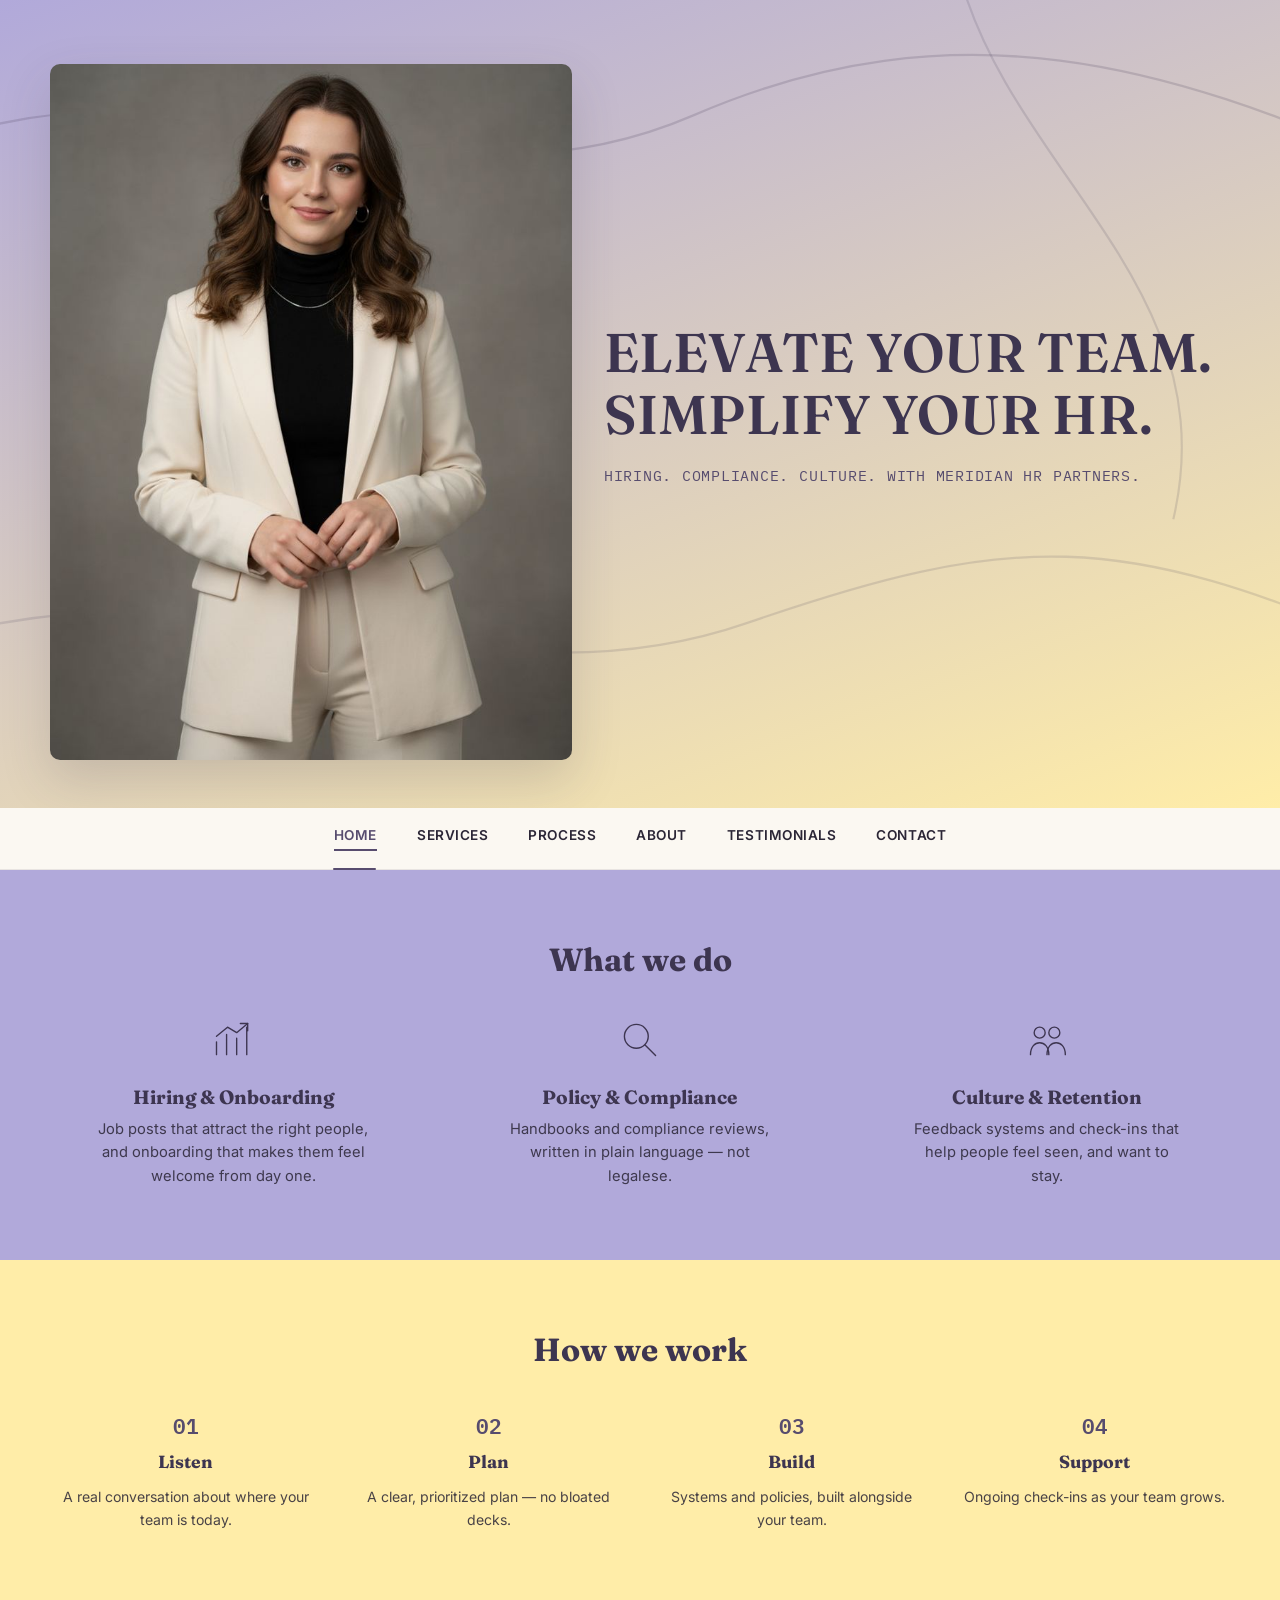
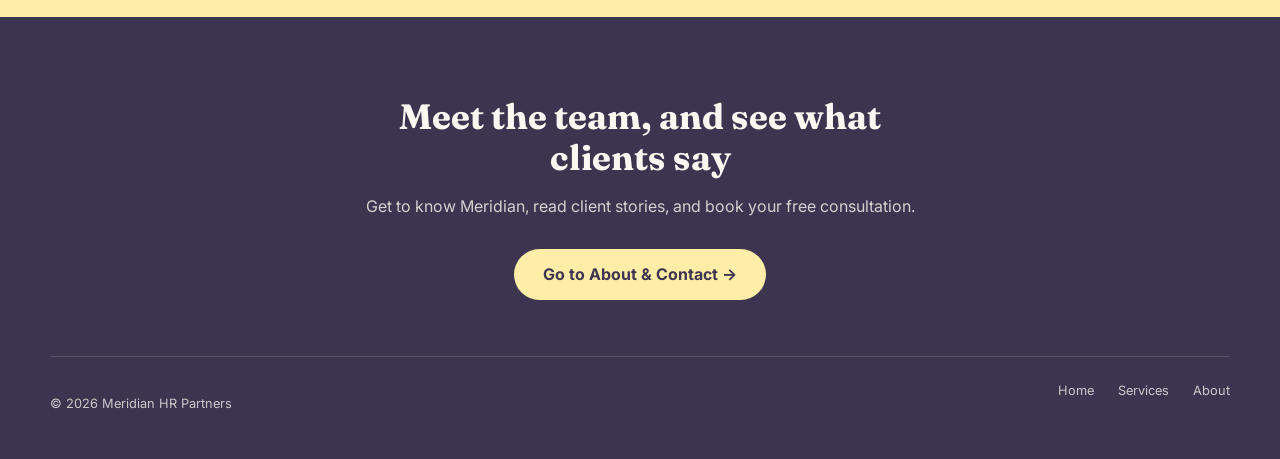
<file: index.html>
<!DOCTYPE html>
<html lang="en">
<head>
<meta charset="UTF-8">
<meta name="viewport" content="width=device-width, initial-scale=1.0">
<title>Meridian HR Partners — People-first HR consulting</title>
<link rel="preconnect" href="https://fonts.googleapis.com">
<link rel="preconnect" href="https://fonts.gstatic.com" crossorigin>
<link href="https://fonts.googleapis.com/css2?family=Fraunces:wght@500;600;700&family=Inter:wght@400;500;600;700&family=IBM+Plex+Mono:wght@400;500&display=swap" rel="stylesheet">
<link rel="stylesheet" href="style.css">
</head>
<body>

<!-- ============ HERO ============ -->
<section class="hero" id="top">
  <svg class="hero-lines" viewBox="0 0 1200 700" preserveAspectRatio="none" aria-hidden="true">
    <path d="M -50 120 C 200 40, 400 200, 650 100 S 1100 60, 1300 140" fill="none" stroke="#3D3550" stroke-opacity="0.18" stroke-width="2"/>
    <path d="M -50 550 C 250 480, 450 620, 700 540 S 1050 460, 1300 560" fill="none" stroke="#3D3550" stroke-opacity="0.14" stroke-width="2"/>
    <path d="M 900 -20 C 950 150, 1150 250, 1100 450" fill="none" stroke="#3D3550" stroke-opacity="0.15" stroke-width="2"/>
  </svg>

  <div class="hero-inner">
    <div class="hero-photo">
      <img src="Carousel.jpg" alt="Meridian HR consultant">
    </div>
    <div class="hero-text">
      <h1>Elevate your team.<br>Simplify your HR.</h1>
      <p class="hero-sub">Hiring. Compliance. Culture. With Meridian HR Partners.</p>
    </div>
  </div>
</section>

<!-- ============ NAV ============ -->
<header class="site-nav">
  <div class="nav-inner">
    <a href="#top" class="is-current">Home</a>
    <a href="#services">Services</a>
    <a href="#process">Process</a>
    <a href="about.html">About</a>
    <a href="about.html#testimonials">Testimonials</a>
    <a href="about.html#contact">Contact</a>
  </div>
</header>

<!-- ============ WHAT WE DO ============ -->
<section class="services" id="services">
  <h2>What we do</h2>

  <div class="service-grid">
    <div class="service-card">
      <svg class="service-icon" viewBox="0 0 48 48" fill="none" stroke="currentColor" stroke-width="1.5">
        <path d="M6 40 L6 26 M17 40 L17 18 M28 40 L28 22 M39 40 L39 10" stroke-linecap="round"/>
        <path d="M6 20 L18 10 L28 16 L40 6" stroke-linecap="round" stroke-linejoin="round"/>
        <path d="M32 6 L40 6 L40 14" stroke-linecap="round" stroke-linejoin="round"/>
      </svg>
      <h3>Hiring &amp; Onboarding</h3>
      <p>Job posts that attract the right people, and onboarding that makes them feel welcome from day one.</p>
    </div>

    <div class="service-card">
      <svg class="service-icon" viewBox="0 0 48 48" fill="none" stroke="currentColor" stroke-width="1.5">
        <circle cx="20" cy="20" r="13"/>
        <path d="M29.5 29.5 L41 41" stroke-linecap="round"/>
      </svg>
      <h3>Policy &amp; Compliance</h3>
      <p>Handbooks and compliance reviews, written in plain language — not legalese.</p>
    </div>

    <div class="service-card">
      <svg class="service-icon" viewBox="0 0 48 48" fill="none" stroke="currentColor" stroke-width="1.5">
        <circle cx="16" cy="16" r="6"/>
        <circle cx="32" cy="16" r="6"/>
        <path d="M6 40 C6 31, 11 27, 16 27 C21 27, 26 31, 26 40" stroke-linecap="round"/>
        <path d="M24 40 C24 31, 29 27, 34 27 C39 27, 44 31, 44 40" stroke-linecap="round"/>
      </svg>
      <h3>Culture &amp; Retention</h3>
      <p>Feedback systems and check-ins that help people feel seen, and want to stay.</p>
    </div>
  </div>
</section>

<!-- ============ PROCESS ============ -->
<section class="process" id="process">
  <h2>How we work</h2>
  <div class="process-steps">
    <div class="step">
      <span class="step-number">01</span>
      <h3>Listen</h3>
      <p>A real conversation about where your team is today.</p>
    </div>
    <div class="step">
      <span class="step-number">02</span>
      <h3>Plan</h3>
      <p>A clear, prioritized plan — no bloated decks.</p>
    </div>
    <div class="step">
      <span class="step-number">03</span>
      <h3>Build</h3>
      <p>Systems and policies, built alongside your team.</p>
    </div>
    <div class="step">
      <span class="step-number">04</span>
      <h3>Support</h3>
      <p>Ongoing check-ins as your team grows.</p>
    </div>
  </div>
</section>

<!-- ============ CTA TEASER ============ -->
<footer class="cta cta-teaser">
  <div class="cta-teaser-inner">
    <h2>Meet the team, and see what clients say</h2>
    <p>Get to know Meridian, read client stories, and book your free consultation.</p>
    <a href="about.html#contact" class="btn-lemon">Go to About &amp; Contact →</a>
  </div>

  <div class="footer-bottom">
    <p>© 2026 Meridian HR Partners</p>
    <div class="footer-links">
      <a href="#top">Home</a>
      <a href="#services">Services</a>
      <a href="about.html">About</a>
    </div>
  </div>
</footer>

<script src="script.js"></script>
</body>
</html>
</file>
<file: style.css>
/* ===========================================
   TOKENS
   =========================================== */
:root{
  --lavender: #B1A9DA;
  --lemon: #FFEDA8;
  --cream: #FBF8F2;
  --plum: #3D3550;
  --plum-soft: #574C6E;
  --ink: #2B2636;

  --font-display: "Fraunces", serif;
  --font-body: "Inter", sans-serif;
  --font-mono: "IBM Plex Mono", monospace;

  --container: 1180px;
}

*,*::before,*::after{ box-sizing: border-box; }
html{ scroll-behavior: smooth; }
@media (prefers-reduced-motion: reduce){
  html{ scroll-behavior: auto; }
  *{ animation-duration: 0.01ms !important; transition-duration: 0.01ms !important; }
}

body{
  margin:0;
  font-family: var(--font-body);
  color: var(--ink);
  background: var(--cream);
  line-height: 1.6;
  -webkit-font-smoothing: antialiased;
}

h1,h2,h3{ font-family: var(--font-display); margin:0; line-height:1.15; color: var(--plum); }
a{ color:inherit; text-decoration:none; }
img{ max-width:100%; display:block; }
button{ font-family: inherit; cursor:pointer; }

:focus-visible{ outline: 3px solid var(--plum); outline-offset: 3px; }

.eyebrow{
  font-family: var(--font-mono);
  font-size: .8rem;
  letter-spacing: .04em;
  text-transform: uppercase;
  color: var(--plum-soft);
}

/* ===========================================
   HERO
   =========================================== */
.hero{
  position: relative;
  background: linear-gradient(160deg, var(--lavender) 0%, var(--lemon) 100%);
  padding: 4rem 1.5rem 3rem;
  overflow: hidden;
}
.hero-lines{
  position:absolute;
  inset:0;
  width:100%;
  height:100%;
}
.hero-inner{
  position: relative;
  z-index: 1;
  max-width: var(--container);
  margin: 0 auto;
  display: grid;
  grid-template-columns: 1fr 1.2fr;
  align-items: center;
  gap: 2rem;
}
.hero-photo{
  border-radius: 10px;
  overflow: hidden;
  aspect-ratio: 3/4;
  box-shadow: 0 20px 50px rgba(61,53,80,.18);
}
.hero-photo img{ width:100%; height:100%; object-fit: cover; }

.hero-text h1{
  font-size: clamp(2.2rem, 5vw, 3.4rem);
  font-weight: 600;
  text-transform: uppercase;
  letter-spacing: .01em;
}
.hero-sub{
  margin-top: 1rem;
  font-family: var(--font-mono);
  font-size: .95rem;
  color: var(--plum-soft);
  text-transform: uppercase;
  letter-spacing: .05em;
}

/* ===========================================
   PAGE BANNER (About page)
   =========================================== */
.page-banner{
  position: relative;
  background: linear-gradient(160deg, var(--lavender) 0%, var(--lemon) 100%);
  padding: 4rem 1.5rem;
  overflow: hidden;
  text-align: center;
}
.page-banner-inner{
  position: relative;
  z-index: 1;
  max-width: 700px;
  margin: 0 auto;
}
.page-banner h1{
  font-size: clamp(2rem, 5vw, 3rem);
  font-weight: 600;
  margin: .6rem 0;
}
.page-banner .hero-sub{
  font-family: var(--font-mono);
  font-size: .9rem;
  color: var(--plum-soft);
  text-transform: uppercase;
  letter-spacing: .05em;
  margin: 0;
}

/* ===========================================
   NAV (below hero, like reference)
   =========================================== */
.site-nav{
  background: var(--cream);
  border-bottom: 1px solid rgba(61,53,80,.1);
}
.nav-inner{
  max-width: var(--container);
  margin: 0 auto;
  display:flex;
  justify-content:center;
  gap: 2.5rem;
  padding: 1.1rem 1.5rem;
  font-size: .85rem;
  font-weight: 600;
  letter-spacing: .04em;
  text-transform: uppercase;
  flex-wrap: wrap;
}
.nav-inner a{ transition: color .2s; }
.nav-inner a:hover{ color: var(--plum-soft); }
.nav-inner a.is-current{ color: var(--plum-soft); border-bottom: 2px solid var(--plum-soft); padding-bottom: 2px; }

/* ===========================================
   SERVICES
   =========================================== */
.services{
  background: var(--lavender);
  padding: 4.5rem 1.5rem;
  text-align:center;
}
.services h2{
  font-size: 2rem;
  margin-bottom: 2.5rem;
}
.service-grid{
  max-width: var(--container);
  margin: 0 auto;
  display: grid;
  grid-template-columns: repeat(3, 1fr);
  gap: 2.5rem;
}
.service-card{ padding: 0 1rem; }
.service-icon{
  width: 44px; height:44px;
  color: var(--plum);
  margin-bottom: 1rem;
}
.service-card h3{ font-size: 1.2rem; margin-bottom: .6rem; }
.service-card p{ font-size: .92rem; color: var(--ink); opacity:.85; max-width: 30ch; margin: 0 auto; }

/* ===========================================
   TEAM
   =========================================== */
.team{
  max-width: var(--container);
  margin: 0 auto;
  padding: 1rem 1.5rem 5rem;
  text-align: center;
}
.team h2{ font-size: 2rem; margin-bottom: 2.5rem; }
.team-grid{
  display: grid;
  grid-template-columns: repeat(3, 1fr);
  gap: 2.5rem;
}
.team-photo{
  border-radius: 10px;
  overflow: hidden;
  aspect-ratio: 4/5;
  margin-bottom: 1.2rem;
}
.team-photo img{ width:100%; height:100%; object-fit: cover; }
.team-card h3{ font-size: 1.15rem; margin-bottom: .3rem; }
.team-role{
  font-family: var(--font-mono);
  font-size: .78rem;
  text-transform: uppercase;
  letter-spacing: .04em;
  color: var(--plum-soft);
  margin: 0 0 .7rem;
}
.team-bio{ font-size: .9rem; opacity: .85; max-width: 30ch; margin: 0 auto; }

/* ===========================================
   TESTIMONIALS
   =========================================== */
.testimonial{
  position: relative;
  background: var(--cream);
  padding: 4.5rem 4rem;
  display:flex;
  align-items:center;
  justify-content:center;
  gap: 2rem;
  text-align:center;
}
.testimonial-track{
  display:flex;
  align-items:center;
  gap: 2.5rem;
  max-width: var(--container);
  overflow: hidden;
}
.testimonial-slide{
  flex: 1;
  opacity: .45;
  transform: scale(.92);
  transition: opacity .3s, transform .3s;
}
.testimonial-slide.is-active{ opacity:1; transform: scale(1); }
.t-avatar{
  width: 52px; height:52px;
  border-radius:50%;
  overflow:hidden;
  margin: 0 auto 1rem;
}
.t-avatar-lg{ width:70px; height:70px; }
.t-avatar img{ width:100%; height:100%; object-fit:cover; }
.t-quote{ font-family: var(--font-display); font-style: italic; font-size: .95rem; color: var(--plum-soft); margin-bottom: .8rem; }
.t-quote-lg{ font-size: 1.3rem; color: var(--plum); }
.t-name{ font-weight:700; margin:0; font-size:.9rem; }
.t-role{ font-size: .8rem; color: var(--plum-soft); margin: .2rem 0 0; }

.carousel-arrow{
  background: none;
  border: none;
  font-size: 2rem;
  color: var(--plum);
  padding: .5rem;
  flex-shrink:0;
}
.carousel-dots{
  position:absolute;
  bottom: 1.2rem;
  left:50%;
  transform: translateX(-50%);
  display:flex;
  gap: .5rem;
}
.carousel-dots span{
  width:8px; height:8px;
  border-radius:50%;
  background: var(--plum-soft);
  opacity:.3;
}
.carousel-dots span.active{ opacity:1; }

/* ===========================================
   ABOUT
   =========================================== */
.about{
  max-width: var(--container);
  margin: 0 auto;
  padding: 5rem 1.5rem;
  display:grid;
  grid-template-columns: .8fr 1fr;
  gap: 3.5rem;
  align-items:center;
}
.about-photo img{ border-radius: 10px; aspect-ratio: 4/5; object-fit:cover; }
.about-copy h2{ font-size: 2.2rem; margin-bottom: 1.2rem; }
.about-copy p{ margin: 0 0 1rem; max-width: 48ch; }
.link-underline{
  display:inline-block;
  margin-top: .5rem;
  font-weight:700;
  border-bottom: 2px solid var(--plum);
  padding-bottom: 2px;
}

/* ===========================================
   PROCESS
   =========================================== */
.process{
  background: var(--lemon);
  padding: 4.5rem 1.5rem;
  text-align:center;
}
.process h2{ font-size: 2rem; margin-bottom: 2.5rem; }
.process-steps{
  max-width: var(--container);
  margin: 0 auto;
  display:grid;
  grid-template-columns: repeat(4, 1fr);
  gap: 2rem;
}
.step-number{
  font-family: var(--font-mono);
  font-size: 1.3rem;
  font-weight:600;
  color: var(--plum-soft);
  display:block;
  margin-bottom: .6rem;
}
.step h3{ font-size: 1.1rem; margin-bottom: .5rem; }
.step p{ font-size: .88rem; opacity:.85; }

/* ===========================================
   CTA / FOOTER
   =========================================== */
.cta{
  background: var(--plum);
  color: var(--cream);
  padding: 5rem 1.5rem 2rem;
}
.cta h2, .cta-copy h2{ color: var(--cream); font-size: 2.2rem; }
.cta-inner{
  max-width: var(--container);
  margin: 0 auto;
  display:grid;
  grid-template-columns: 1fr 1fr;
  gap: 3rem;
  align-items:start;
}
.cta-copy p{ margin-top: 1rem; opacity:.8; max-width: 38ch; }
.cta-form{ display:flex; flex-direction:column; gap: .9rem; }
.cta-form input, .cta-form textarea{
  background: transparent;
  border: none;
  border-bottom: 1.5px solid rgba(251,248,242,.4);
  color: var(--cream);
  padding: .6rem .2rem;
  font-family: inherit;
  font-size: .95rem;
  resize: vertical;
}
.cta-form input::placeholder, .cta-form textarea::placeholder{ color: rgba(251,248,242,.55); }
.cta-form button{
  margin-top: .5rem;
  align-self: flex-start;
  background: var(--lemon);
  color: var(--plum);
  border:none;
  padding: .75rem 1.8rem;
  border-radius: 999px;
  font-weight:700;
  transition: transform .2s;
}
.cta-form button:hover{ transform: translateY(-2px); }
.form-note{ font-size: .85rem; color: var(--lemon); min-height: 1.2em; }

.footer-bottom{
  max-width: var(--container);
  margin: 3.5rem auto 0;
  padding-top: 1.5rem;
  border-top: 1px solid rgba(251,248,242,.2);
  display:flex;
  justify-content:space-between;
  flex-wrap:wrap;
  gap: 1rem;
  font-size: .8rem;
  opacity:.75;
}
.footer-links{ display:flex; gap: 1.5rem; }

.cta-teaser{ text-align: center; }
.cta-teaser-inner{ max-width: 560px; margin: 0 auto; }
.cta-teaser-inner p{ margin: 1rem 0 1.8rem; opacity: .8; }
.btn-lemon{
  display: inline-block;
  background: var(--lemon);
  color: var(--plum);
  padding: .8rem 1.8rem;
  border-radius: 999px;
  font-weight: 700;
  transition: transform .2s;
}
.btn-lemon:hover{ transform: translateY(-2px); }

/* ===========================================
   SCROLL REVEAL + STAGGER ANIMATIONS
   =========================================== */
.reveal{
  opacity: 0;
  transform: translateY(32px);
  transition: opacity .8s cubic-bezier(.22,1,.36,1), transform .8s cubic-bezier(.22,1,.36,1);
}
.reveal.is-visible{ opacity: 1; transform: translateY(0); }

.stagger > *{
  opacity: 0;
  transform: translateY(24px);
  transition: opacity .6s cubic-bezier(.22,1,.36,1), transform .6s cubic-bezier(.22,1,.36,1);
  transition-delay: calc(var(--i, 0) * 90ms);
}
.stagger.is-visible > *{ opacity: 1; transform: translateY(0); }

@keyframes heroFadeUp{
  from{ opacity: 0; transform: translateY(28px); }
  to{ opacity: 1; transform: translateY(0); }
}
.hero-photo, .hero-text > *{
  opacity: 0;
  animation: heroFadeUp .9s cubic-bezier(.22,1,.36,1) forwards;
}
.hero-photo{ animation-delay: .1s; }
.hero-text h1{ animation-delay: .25s; }
.hero-text .hero-sub{ animation-delay: .4s; }

.page-banner-inner > *{
  opacity: 0;
  animation: heroFadeUp .8s cubic-bezier(.22,1,.36,1) forwards;
}
.page-banner-inner .eyebrow{ animation-delay: .05s; }
.page-banner-inner h1{ animation-delay: .18s; }
.page-banner-inner .hero-sub{ animation-delay: .32s; }

@media (prefers-reduced-motion: reduce){
  .reveal, .stagger > *, .hero-photo, .hero-text > *, .page-banner-inner > *{
    opacity: 1 !important; transform: none !important; animation: none !important;
  }
  .service-card:hover .service-icon{ animation: none !important; }
}

/* ===========================================
   MORE MOTION: icons, photos, cards, forms
   =========================================== */
@keyframes iconFloat{
  0%, 100%{ transform: translateY(0) rotate(0deg); }
  50%{ transform: translateY(-5px) rotate(-4deg); }
}
.service-icon{
  transition: transform .35s cubic-bezier(.22,1,.36,1);
}
.service-card:hover .service-icon{ animation: iconFloat 1.4s ease-in-out infinite; }

.about-photo img, .team-photo img{
  transition: transform .5s cubic-bezier(.22,1,.36,1);
}
.about-photo:hover img, .team-photo:hover img{ transform: scale(1.05); }

.team-card{
  transition: transform .35s cubic-bezier(.22,1,.36,1), box-shadow .35s ease;
}
.team-card:hover{
  transform: translateY(-8px);
  box-shadow: 0 16px 32px rgba(61,53,80,.15);
}

.step{ transition: transform .3s cubic-bezier(.22,1,.36,1); }
.step:hover{ transform: translateY(-4px); }
.step:hover .step-number{ color: var(--plum); transition: color .3s ease; }

.cta-form input, .cta-form textarea{
  transition: border-color .25s ease, box-shadow .25s ease;
}
.cta-form input:focus, .cta-form textarea:focus{
  outline: none;
  border-color: var(--lemon);
  box-shadow: 0 0 0 3px rgba(255,237,168,.15);
}

.t-avatar img{ transition: transform .4s cubic-bezier(.22,1,.36,1); }
.testimonial-slide:hover .t-avatar img{ transform: scale(1.08) rotate(-3deg); }

.carousel-arrow{ transition: transform .25s cubic-bezier(.22,1,.36,1), color .25s ease; }
.carousel-arrow:hover{ transform: scale(1.2); color: var(--plum-soft); }

.link-underline{
  position: relative;
  background-image: linear-gradient(var(--plum), var(--plum));
  background-repeat: no-repeat;
  background-position: left bottom;
  background-size: 0% 2px;
  transition: background-size .35s cubic-bezier(.22,1,.36,1);
  border-bottom: none !important;
}
.link-underline:hover{ background-size: 100% 2px; }

/* ===========================================
   NAV SLIDING UNDERLINE
   =========================================== */
.nav-inner{ position: relative; }
.nav-inner a{ position: relative; }
.nav-underline{
  position: absolute;
  bottom: -1px;
  height: 2px;
  background: var(--plum-soft);
  border-radius: 2px;
  transition: left .3s cubic-bezier(.22,1,.36,1), width .3s cubic-bezier(.22,1,.36,1), opacity .2s;
  opacity: 0;
}
.nav-inner:hover .nav-underline{ opacity: 1; }

/* ===========================================
   TESTIMONIAL SLIDE TRANSITION (upgrade)
   =========================================== */
.testimonial-track{ position: relative; }
.testimonial-slide{
  transition: opacity .55s cubic-bezier(.22,1,.36,1), transform .55s cubic-bezier(.22,1,.36,1);
}

/* ===========================================
   BUTTON MICRO-INTERACTIONS
   =========================================== */
.btn-lemon, .cta-form button, .link-underline{
  transition: transform .25s cubic-bezier(.22,1,.36,1), box-shadow .25s ease, opacity .2s ease;
}
.btn-lemon:hover, .cta-form button:hover{
  transform: translateY(-3px);
  box-shadow: 0 10px 24px rgba(61,53,80,.22);
}
.service-card, .team-card{
  transition: transform .3s cubic-bezier(.22,1,.36,1);
}
.service-card:hover, .team-card:hover{ transform: translateY(-6px); }
@media (max-width: 900px){
  .hero-inner{ grid-template-columns: 1fr; text-align:center; }
  .hero-photo{ max-width: 320px; margin: 0 auto; aspect-ratio: 3/4; }
  .service-grid{ grid-template-columns: 1fr; gap: 2rem; }
  .testimonial{ padding: 3rem 1.2rem; }
  .testimonial-track{ flex-direction: column; }
  .testimonial-slide{ opacity:1; transform:none; }
  .about{ grid-template-columns: 1fr; text-align:center; }
  .about-photo{ max-width: 320px; margin: 0 auto; }
  .about-copy p{ margin-inline:auto; }
  .process-steps{ grid-template-columns: 1fr 1fr; }
  .cta-inner{ grid-template-columns: 1fr; }
  .cta-form button{ align-self: stretch; }
  .nav-inner{ gap: 1.2rem; }
  .team-grid{ grid-template-columns: 1fr; max-width: 320px; margin: 0 auto; gap: 2.5rem; }
  .page-banner{ padding: 3rem 1.5rem; }
}
</file>
